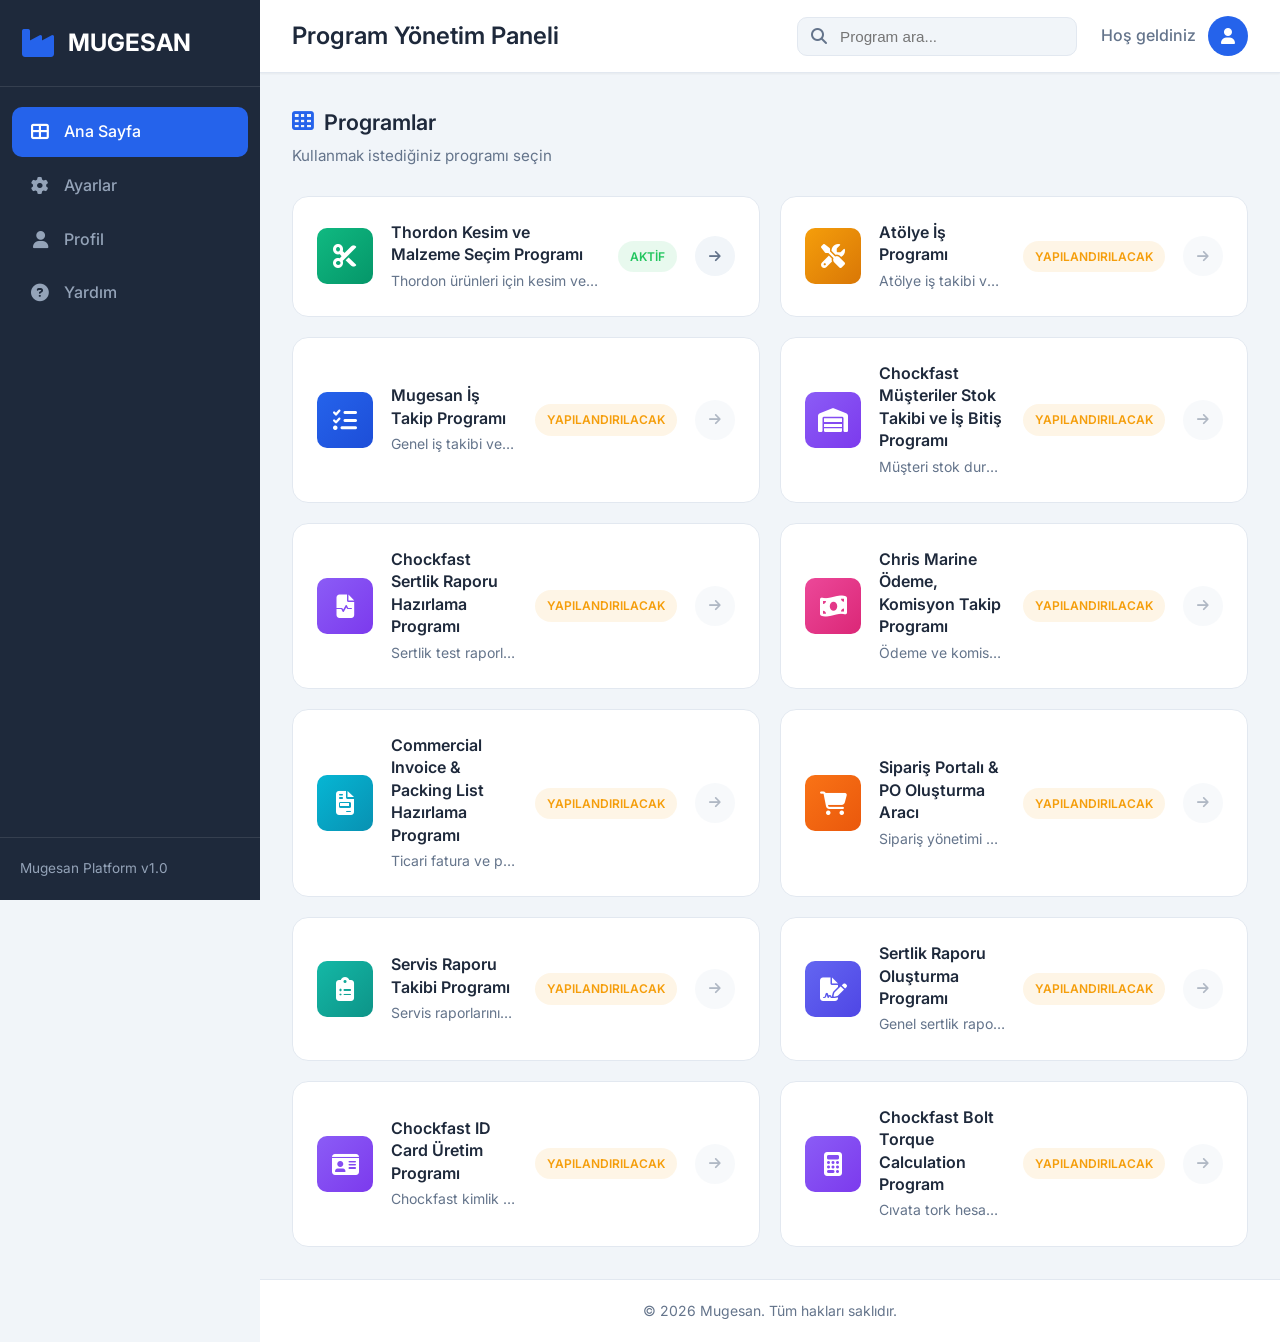
<file: index.html>
<!DOCTYPE html>
<html lang="tr">
<head>
    <meta charset="UTF-8">
    <meta name="viewport" content="width=device-width, initial-scale=1.0">
    <title>Mugesan Platform</title>
    <link rel="stylesheet" href="css/style.css">
    <link href="https://fonts.googleapis.com/css2?family=Inter:wght@300;400;500;600;700&display=swap" rel="stylesheet">
    <link rel="stylesheet" href="https://cdnjs.cloudflare.com/ajax/libs/font-awesome/6.4.0/css/all.min.css">
</head>
<body>
    <div class="app-container">
        <!-- Sidebar -->
        <aside class="sidebar">
            <div class="sidebar-header">
                <div class="logo">
                    <i class="fas fa-industry"></i>
                    <span>MUGESAN</span>
                </div>
            </div>
            <nav class="sidebar-nav">
                <a href="#" class="nav-item active">
                    <i class="fas fa-th-large"></i>
                    <span>Ana Sayfa</span>
                </a>
                <a href="#" class="nav-item">
                    <i class="fas fa-cog"></i>
                    <span>Ayarlar</span>
                </a>
                <a href="#" class="nav-item">
                    <i class="fas fa-user"></i>
                    <span>Profil</span>
                </a>
                <a href="#" class="nav-item">
                    <i class="fas fa-question-circle"></i>
                    <span>Yardım</span>
                </a>
            </nav>
            <div class="sidebar-footer">
                <p>Mugesan Platform v1.0</p>
            </div>
        </aside>

        <!-- Main Content -->
        <main class="main-content">
            <!-- Header -->
            <header class="header">
                <div class="header-left">
                    <button class="menu-toggle" id="menuToggle">
                        <i class="fas fa-bars"></i>
                    </button>
                    <h1>Program Yönetim Paneli</h1>
                </div>
                <div class="header-right">
                    <div class="search-box">
                        <i class="fas fa-search"></i>
                        <input type="text" placeholder="Program ara...">
                    </div>
                    <div class="user-info">
                        <span>Hoş geldiniz</span>
                        <div class="avatar">
                            <i class="fas fa-user"></i>
                        </div>
                    </div>
                </div>
            </header>

            <!-- Dashboard Content -->
            <div class="dashboard">
                <div class="section-title">
                    <h2><i class="fas fa-th"></i> Programlar</h2>
                    <p>Kullanmak istediğiniz programı seçin</p>
                </div>

                <div class="programs-grid">
                    <!-- Thordon Kesim ve Malzeme Seçim Programı -->
                    <div class="program-card" data-program="thordon-kesim">
                        <div class="card-icon thordon">
                            <i class="fas fa-cut"></i>
                        </div>
                        <div class="card-content">
                            <h3>Thordon Kesim ve Malzeme Seçim Programı</h3>
                            <p>Thordon ürünleri için kesim ve malzeme seçimi</p>
                        </div>
                        <div class="card-status">
                            <span class="status-badge active">Aktif</span>
                        </div>
                        <button class="card-btn">
                            <i class="fas fa-arrow-right"></i>
                        </button>
                    </div>

                    <!-- Atölye İş Programı -->
                    <div class="program-card" data-program="atolye-is">
                        <div class="card-icon workshop">
                            <i class="fas fa-tools"></i>
                        </div>
                        <div class="card-content">
                            <h3>Atölye İş Programı</h3>
                            <p>Atölye iş takibi ve yönetimi</p>
                        </div>
                        <div class="card-status">
                            <span class="status-badge pending">Yapılandırılacak</span>
                        </div>
                        <button class="card-btn" disabled>
                            <i class="fas fa-arrow-right"></i>
                        </button>
                    </div>

                    <!-- Mugesan İş Takip Programı -->
                    <div class="program-card" data-program="mugesan-is-takip">
                        <div class="card-icon mugesan">
                            <i class="fas fa-tasks"></i>
                        </div>
                        <div class="card-content">
                            <h3>Mugesan İş Takip Programı</h3>
                            <p>Genel iş takibi ve proje yönetimi</p>
                        </div>
                        <div class="card-status">
                            <span class="status-badge pending">Yapılandırılacak</span>
                        </div>
                        <button class="card-btn" disabled>
                            <i class="fas fa-arrow-right"></i>
                        </button>
                    </div>

                    <!-- Chockfast Müşteriler Stok Takibi -->
                    <div class="program-card" data-program="chockfast-stok">
                        <div class="card-icon chockfast">
                            <i class="fas fa-warehouse"></i>
                        </div>
                        <div class="card-content">
                            <h3>Chockfast Müşteriler Stok Takibi ve İş Bitiş Programı</h3>
                            <p>Müşteri stok durumu ve iş bitiş takibi</p>
                        </div>
                        <div class="card-status">
                            <span class="status-badge pending">Yapılandırılacak</span>
                        </div>
                        <button class="card-btn" disabled>
                            <i class="fas fa-arrow-right"></i>
                        </button>
                    </div>

                    <!-- Chockfast Sertlik Raporu Hazırlama -->
                    <div class="program-card" data-program="chockfast-sertlik">
                        <div class="card-icon chockfast">
                            <i class="fas fa-file-medical-alt"></i>
                        </div>
                        <div class="card-content">
                            <h3>Chockfast Sertlik Raporu Hazırlama Programı</h3>
                            <p>Sertlik test raporları oluşturma</p>
                        </div>
                        <div class="card-status">
                            <span class="status-badge pending">Yapılandırılacak</span>
                        </div>
                        <button class="card-btn" disabled>
                            <i class="fas fa-arrow-right"></i>
                        </button>
                    </div>

                    <!-- Chris Marine Ödeme Komisyon -->
                    <div class="program-card" data-program="chris-marine">
                        <div class="card-icon chris">
                            <i class="fas fa-money-bill-wave"></i>
                        </div>
                        <div class="card-content">
                            <h3>Chris Marine Ödeme, Komisyon Takip Programı</h3>
                            <p>Ödeme ve komisyon yönetimi</p>
                        </div>
                        <div class="card-status">
                            <span class="status-badge pending">Yapılandırılacak</span>
                        </div>
                        <button class="card-btn" disabled>
                            <i class="fas fa-arrow-right"></i>
                        </button>
                    </div>

                    <!-- Commercial Invoice & Packing List -->
                    <div class="program-card" data-program="commercial-invoice">
                        <div class="card-icon invoice">
                            <i class="fas fa-file-invoice"></i>
                        </div>
                        <div class="card-content">
                            <h3>Commercial Invoice & Packing List Hazırlama Programı</h3>
                            <p>Ticari fatura ve paketleme listesi oluşturma</p>
                        </div>
                        <div class="card-status">
                            <span class="status-badge pending">Yapılandırılacak</span>
                        </div>
                        <button class="card-btn" disabled>
                            <i class="fas fa-arrow-right"></i>
                        </button>
                    </div>

                    <!-- Sipariş Portalı & PO -->
                    <div class="program-card" data-program="siparis-portal">
                        <div class="card-icon portal">
                            <i class="fas fa-shopping-cart"></i>
                        </div>
                        <div class="card-content">
                            <h3>Sipariş Portalı & PO Oluşturma Aracı</h3>
                            <p>Sipariş yönetimi ve satın alma emri oluşturma</p>
                        </div>
                        <div class="card-status">
                            <span class="status-badge pending">Yapılandırılacak</span>
                        </div>
                        <button class="card-btn" disabled>
                            <i class="fas fa-arrow-right"></i>
                        </button>
                    </div>

                    <!-- Servis Raporu Takibi -->
                    <div class="program-card" data-program="servis-raporu">
                        <div class="card-icon service">
                            <i class="fas fa-clipboard-list"></i>
                        </div>
                        <div class="card-content">
                            <h3>Servis Raporu Takibi Programı</h3>
                            <p>Servis raporlarının takibi ve yönetimi</p>
                        </div>
                        <div class="card-status">
                            <span class="status-badge pending">Yapılandırılacak</span>
                        </div>
                        <button class="card-btn" disabled>
                            <i class="fas fa-arrow-right"></i>
                        </button>
                    </div>

                    <!-- Sertlik Raporu Oluşturma -->
                    <div class="program-card" data-program="sertlik-raporu">
                        <div class="card-icon report">
                            <i class="fas fa-file-signature"></i>
                        </div>
                        <div class="card-content">
                            <h3>Sertlik Raporu Oluşturma Programı</h3>
                            <p>Genel sertlik raporları oluşturma</p>
                        </div>
                        <div class="card-status">
                            <span class="status-badge pending">Yapılandırılacak</span>
                        </div>
                        <button class="card-btn" disabled>
                            <i class="fas fa-arrow-right"></i>
                        </button>
                    </div>

                    <!-- Chockfast ID Card Üretim -->
                    <div class="program-card" data-program="chockfast-idcard">
                        <div class="card-icon chockfast">
                            <i class="fas fa-id-card"></i>
                        </div>
                        <div class="card-content">
                            <h3>Chockfast ID Card Üretim Programı</h3>
                            <p>Chockfast kimlik kartı oluşturma</p>
                        </div>
                        <div class="card-status">
                            <span class="status-badge pending">Yapılandırılacak</span>
                        </div>
                        <button class="card-btn" disabled>
                            <i class="fas fa-arrow-right"></i>
                        </button>
                    </div>

                    <!-- Chockfast Bolt Torque Calculation -->
                    <div class="program-card" data-program="chockfast-torque">
                        <div class="card-icon chockfast">
                            <i class="fas fa-calculator"></i>
                        </div>
                        <div class="card-content">
                            <h3>Chockfast Bolt Torque Calculation Program</h3>
                            <p>Cıvata tork hesaplama aracı</p>
                        </div>
                        <div class="card-status">
                            <span class="status-badge pending">Yapılandırılacak</span>
                        </div>
                        <button class="card-btn" disabled>
                            <i class="fas fa-arrow-right"></i>
                        </button>
                    </div>
                </div>
            </div>

            <!-- Footer -->
            <footer class="footer">
                <p>&copy; 2026 Mugesan. Tüm hakları saklıdır.</p>
            </footer>
        </main>
    </div>

    <script src="js/app.js"></script>
</body>
</html>
</file>
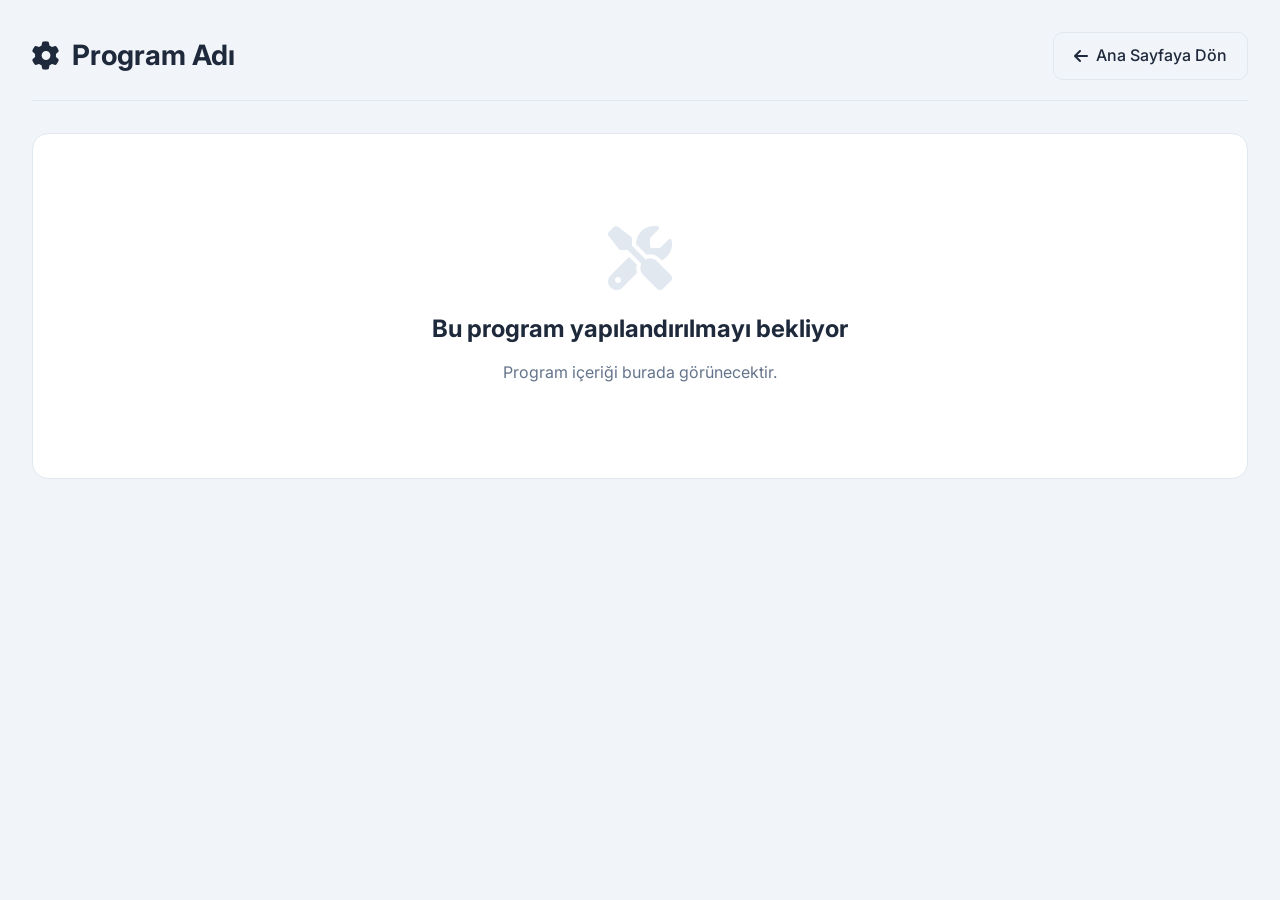
<file: programs/template.html>
<!DOCTYPE html>
<html lang="tr">
<head>
    <meta charset="UTF-8">
    <meta name="viewport" content="width=device-width, initial-scale=1.0">
    <title>Program Adı - Mugesan Platform</title>
    <link rel="stylesheet" href="../../css/style.css">
    <link href="https://fonts.googleapis.com/css2?family=Inter:wght@300;400;500;600;700&display=swap" rel="stylesheet">
    <link rel="stylesheet" href="https://cdnjs.cloudflare.com/ajax/libs/font-awesome/6.4.0/css/all.min.css">
    <style>
        /* Program-specific styles */
        .program-container {
            max-width: 1400px;
            margin: 0 auto;
            padding: 32px;
        }

        .program-header {
            display: flex;
            align-items: center;
            justify-content: space-between;
            margin-bottom: 32px;
            padding-bottom: 20px;
            border-bottom: 1px solid var(--border-color);
        }

        .program-header h1 {
            display: flex;
            align-items: center;
            gap: 12px;
            font-size: 1.75rem;
        }

        .back-btn {
            display: flex;
            align-items: center;
            gap: 8px;
            padding: 10px 20px;
            background: var(--background);
            border: 1px solid var(--border-color);
            border-radius: var(--radius-md);
            color: var(--text-primary);
            text-decoration: none;
            font-weight: 500;
            transition: var(--transition);
        }

        .back-btn:hover {
            background: var(--primary-color);
            color: white;
            border-color: var(--primary-color);
        }

        .program-content {
            background: var(--surface);
            border-radius: var(--radius-lg);
            padding: 32px;
            border: 1px solid var(--border-color);
        }

        .placeholder-message {
            text-align: center;
            padding: 60px 20px;
            color: var(--text-secondary);
        }

        .placeholder-message i {
            font-size: 4rem;
            margin-bottom: 20px;
            color: var(--border-color);
        }

        .placeholder-message h2 {
            margin-bottom: 12px;
            color: var(--text-primary);
        }
    </style>
</head>
<body>
    <div class="program-container">
        <header class="program-header">
            <h1>
                <i class="fas fa-cog"></i>
                Program Adı
            </h1>
            <a href="../../index.html" class="back-btn">
                <i class="fas fa-arrow-left"></i>
                Ana Sayfaya Dön
            </a>
        </header>

        <main class="program-content">
            <div class="placeholder-message">
                <i class="fas fa-tools"></i>
                <h2>Bu program yapılandırılmayı bekliyor</h2>
                <p>Program içeriği burada görünecektir.</p>
            </div>
        </main>
    </div>

    <script>
        // Program-specific JavaScript
        document.addEventListener('DOMContentLoaded', function() {
            console.log('Program yüklendi');
        });
    </script>
</body>
</html>
</file>
<file: css/style.css>
/* Reset and Base Styles */
* {
    margin: 0;
    padding: 0;
    box-sizing: border-box;
}

:root {
    --primary-color: #2563eb;
    --primary-dark: #1d4ed8;
    --secondary-color: #64748b;
    --success-color: #22c55e;
    --warning-color: #f59e0b;
    --danger-color: #ef4444;
    --background: #f1f5f9;
    --surface: #ffffff;
    --text-primary: #1e293b;
    --text-secondary: #64748b;
    --border-color: #e2e8f0;
    --sidebar-bg: #1e293b;
    --sidebar-text: #94a3b8;
    --shadow-sm: 0 1px 2px 0 rgb(0 0 0 / 0.05);
    --shadow-md: 0 4px 6px -1px rgb(0 0 0 / 0.1);
    --shadow-lg: 0 10px 15px -3px rgb(0 0 0 / 0.1);
    --radius-sm: 6px;
    --radius-md: 10px;
    --radius-lg: 16px;
    --transition: all 0.3s ease;
}

body {
    font-family: 'Inter', -apple-system, BlinkMacSystemFont, sans-serif;
    background-color: var(--background);
    color: var(--text-primary);
    line-height: 1.6;
}

/* App Container */
.app-container {
    display: flex;
    min-height: 100vh;
}

/* Sidebar */
.sidebar {
    width: 260px;
    background: var(--sidebar-bg);
    color: var(--sidebar-text);
    display: flex;
    flex-direction: column;
    position: fixed;
    height: 100vh;
    z-index: 1000;
    transition: var(--transition);
}

.sidebar.collapsed {
    width: 70px;
}

.sidebar-header {
    padding: 24px 20px;
    border-bottom: 1px solid rgba(255, 255, 255, 0.1);
}

.logo {
    display: flex;
    align-items: center;
    gap: 12px;
    color: #ffffff;
    font-size: 1.5rem;
    font-weight: 700;
}

.logo i {
    font-size: 2rem;
    color: var(--primary-color);
}

.sidebar-nav {
    flex: 1;
    padding: 20px 12px;
    display: flex;
    flex-direction: column;
    gap: 4px;
}

.nav-item {
    display: flex;
    align-items: center;
    gap: 12px;
    padding: 12px 16px;
    color: var(--sidebar-text);
    text-decoration: none;
    border-radius: var(--radius-md);
    transition: var(--transition);
    font-weight: 500;
}

.nav-item:hover {
    background: rgba(255, 255, 255, 0.1);
    color: #ffffff;
}

.nav-item.active {
    background: var(--primary-color);
    color: #ffffff;
}

.nav-item i {
    font-size: 1.1rem;
    width: 24px;
    text-align: center;
}

.sidebar-footer {
    padding: 20px;
    border-top: 1px solid rgba(255, 255, 255, 0.1);
    font-size: 0.85rem;
    color: var(--sidebar-text);
}

/* Main Content */
.main-content {
    flex: 1;
    margin-left: 260px;
    display: flex;
    flex-direction: column;
    min-height: 100vh;
    transition: var(--transition);
}

/* Header */
.header {
    background: var(--surface);
    padding: 16px 32px;
    display: flex;
    align-items: center;
    justify-content: space-between;
    border-bottom: 1px solid var(--border-color);
    position: sticky;
    top: 0;
    z-index: 100;
    box-shadow: var(--shadow-sm);
}

.header-left {
    display: flex;
    align-items: center;
    gap: 16px;
}

.menu-toggle {
    display: none;
    background: none;
    border: none;
    font-size: 1.25rem;
    color: var(--text-secondary);
    cursor: pointer;
    padding: 8px;
    border-radius: var(--radius-sm);
}

.menu-toggle:hover {
    background: var(--background);
}

.header-left h1 {
    font-size: 1.5rem;
    font-weight: 600;
    color: var(--text-primary);
}

.header-right {
    display: flex;
    align-items: center;
    gap: 24px;
}

.search-box {
    position: relative;
    display: flex;
    align-items: center;
}

.search-box i {
    position: absolute;
    left: 14px;
    color: var(--text-secondary);
}

.search-box input {
    padding: 10px 16px 10px 42px;
    border: 1px solid var(--border-color);
    border-radius: var(--radius-md);
    width: 280px;
    font-size: 0.95rem;
    transition: var(--transition);
    background: var(--background);
}

.search-box input:focus {
    outline: none;
    border-color: var(--primary-color);
    box-shadow: 0 0 0 3px rgba(37, 99, 235, 0.1);
}

.user-info {
    display: flex;
    align-items: center;
    gap: 12px;
}

.user-info span {
    color: var(--text-secondary);
    font-weight: 500;
}

.avatar {
    width: 40px;
    height: 40px;
    background: var(--primary-color);
    border-radius: 50%;
    display: flex;
    align-items: center;
    justify-content: center;
    color: #ffffff;
}

/* Dashboard */
.dashboard {
    flex: 1;
    padding: 32px;
}

.section-title {
    margin-bottom: 28px;
}

.section-title h2 {
    font-size: 1.35rem;
    font-weight: 600;
    color: var(--text-primary);
    display: flex;
    align-items: center;
    gap: 10px;
}

.section-title h2 i {
    color: var(--primary-color);
}

.section-title p {
    color: var(--text-secondary);
    margin-top: 4px;
    font-size: 0.95rem;
}

/* Programs Grid */
.programs-grid {
    display: grid;
    grid-template-columns: repeat(auto-fill, minmax(380px, 1fr));
    gap: 20px;
}

/* Program Card */
.program-card {
    background: var(--surface);
    border-radius: var(--radius-lg);
    padding: 24px;
    display: flex;
    align-items: center;
    gap: 18px;
    border: 1px solid var(--border-color);
    transition: var(--transition);
    cursor: pointer;
    position: relative;
    overflow: hidden;
}

.program-card::before {
    content: '';
    position: absolute;
    top: 0;
    left: 0;
    width: 4px;
    height: 100%;
    background: var(--primary-color);
    opacity: 0;
    transition: var(--transition);
}

.program-card:hover {
    transform: translateY(-2px);
    box-shadow: var(--shadow-lg);
    border-color: var(--primary-color);
}

.program-card:hover::before {
    opacity: 1;
}

.card-icon {
    width: 56px;
    height: 56px;
    border-radius: var(--radius-md);
    display: flex;
    align-items: center;
    justify-content: center;
    font-size: 1.5rem;
    flex-shrink: 0;
}

/* Icon Colors */
.card-icon.thordon {
    background: linear-gradient(135deg, #10b981 0%, #059669 100%);
    color: white;
}

.card-icon.workshop {
    background: linear-gradient(135deg, #f59e0b 0%, #d97706 100%);
    color: white;
}

.card-icon.mugesan {
    background: linear-gradient(135deg, #2563eb 0%, #1d4ed8 100%);
    color: white;
}

.card-icon.chockfast {
    background: linear-gradient(135deg, #8b5cf6 0%, #7c3aed 100%);
    color: white;
}

.card-icon.chris {
    background: linear-gradient(135deg, #ec4899 0%, #db2777 100%);
    color: white;
}

.card-icon.invoice {
    background: linear-gradient(135deg, #06b6d4 0%, #0891b2 100%);
    color: white;
}

.card-icon.portal {
    background: linear-gradient(135deg, #f97316 0%, #ea580c 100%);
    color: white;
}

.card-icon.service {
    background: linear-gradient(135deg, #14b8a6 0%, #0d9488 100%);
    color: white;
}

.card-icon.report {
    background: linear-gradient(135deg, #6366f1 0%, #4f46e5 100%);
    color: white;
}

.card-content {
    flex: 1;
    min-width: 0;
}

.card-content h3 {
    font-size: 1rem;
    font-weight: 600;
    color: var(--text-primary);
    margin-bottom: 4px;
    line-height: 1.4;
}

.card-content p {
    font-size: 0.875rem;
    color: var(--text-secondary);
    white-space: nowrap;
    overflow: hidden;
    text-overflow: ellipsis;
}

.card-status {
    flex-shrink: 0;
}

.status-badge {
    display: inline-block;
    padding: 6px 12px;
    border-radius: 20px;
    font-size: 0.75rem;
    font-weight: 600;
    text-transform: uppercase;
}

.status-badge.pending {
    background: rgba(245, 158, 11, 0.1);
    color: var(--warning-color);
}

.status-badge.active {
    background: rgba(34, 197, 94, 0.1);
    color: var(--success-color);
}

.status-badge.disabled {
    background: rgba(100, 116, 139, 0.1);
    color: var(--secondary-color);
}

.card-btn {
    width: 40px;
    height: 40px;
    border: none;
    background: var(--background);
    border-radius: 50%;
    display: flex;
    align-items: center;
    justify-content: center;
    cursor: pointer;
    transition: var(--transition);
    color: var(--text-secondary);
    flex-shrink: 0;
}

.card-btn:hover:not(:disabled) {
    background: var(--primary-color);
    color: white;
}

.card-btn:disabled {
    cursor: not-allowed;
    opacity: 0.5;
}

/* Footer */
.footer {
    padding: 20px 32px;
    text-align: center;
    color: var(--text-secondary);
    font-size: 0.875rem;
    border-top: 1px solid var(--border-color);
    background: var(--surface);
}

/* Responsive Design */
@media (max-width: 1200px) {
    .programs-grid {
        grid-template-columns: repeat(auto-fill, minmax(340px, 1fr));
    }
}

@media (max-width: 992px) {
    .sidebar {
        transform: translateX(-100%);
    }

    .sidebar.open {
        transform: translateX(0);
    }

    .main-content {
        margin-left: 0;
    }

    .menu-toggle {
        display: block;
    }

    .search-box input {
        width: 200px;
    }
}

@media (max-width: 768px) {
    .header {
        padding: 12px 20px;
    }

    .header-left h1 {
        font-size: 1.25rem;
    }

    .search-box {
        display: none;
    }

    .dashboard {
        padding: 20px;
    }

    .programs-grid {
        grid-template-columns: 1fr;
    }

    .program-card {
        flex-wrap: wrap;
        gap: 12px;
    }

    .card-status {
        order: 4;
        width: 100%;
        margin-top: 8px;
    }

    .card-btn {
        position: absolute;
        top: 20px;
        right: 20px;
    }
}

@media (max-width: 480px) {
    .user-info span {
        display: none;
    }

    .header-left h1 {
        font-size: 1.1rem;
    }

    .program-card {
        padding: 18px;
    }

    .card-icon {
        width: 48px;
        height: 48px;
        font-size: 1.25rem;
    }

    .card-content h3 {
        font-size: 0.95rem;
    }
}

/* Overlay for mobile sidebar */
.sidebar-overlay {
    display: none;
    position: fixed;
    top: 0;
    left: 0;
    width: 100%;
    height: 100%;
    background: rgba(0, 0, 0, 0.5);
    z-index: 999;
}

.sidebar-overlay.active {
    display: block;
}

/* Animations */
@keyframes fadeIn {
    from {
        opacity: 0;
        transform: translateY(10px);
    }
    to {
        opacity: 1;
        transform: translateY(0);
    }
}

.program-card {
    animation: fadeIn 0.3s ease forwards;
}

.program-card:nth-child(1) { animation-delay: 0.05s; }
.program-card:nth-child(2) { animation-delay: 0.1s; }
.program-card:nth-child(3) { animation-delay: 0.15s; }
.program-card:nth-child(4) { animation-delay: 0.2s; }
.program-card:nth-child(5) { animation-delay: 0.25s; }
.program-card:nth-child(6) { animation-delay: 0.3s; }
.program-card:nth-child(7) { animation-delay: 0.35s; }
.program-card:nth-child(8) { animation-delay: 0.4s; }
.program-card:nth-child(9) { animation-delay: 0.45s; }
.program-card:nth-child(10) { animation-delay: 0.5s; }
.program-card:nth-child(11) { animation-delay: 0.55s; }
.program-card:nth-child(12) { animation-delay: 0.6s; }

/* Scrollbar Styling */
::-webkit-scrollbar {
    width: 8px;
    height: 8px;
}

::-webkit-scrollbar-track {
    background: var(--background);
}

::-webkit-scrollbar-thumb {
    background: var(--border-color);
    border-radius: 4px;
}

::-webkit-scrollbar-thumb:hover {
    background: var(--secondary-color);
}
</file>
